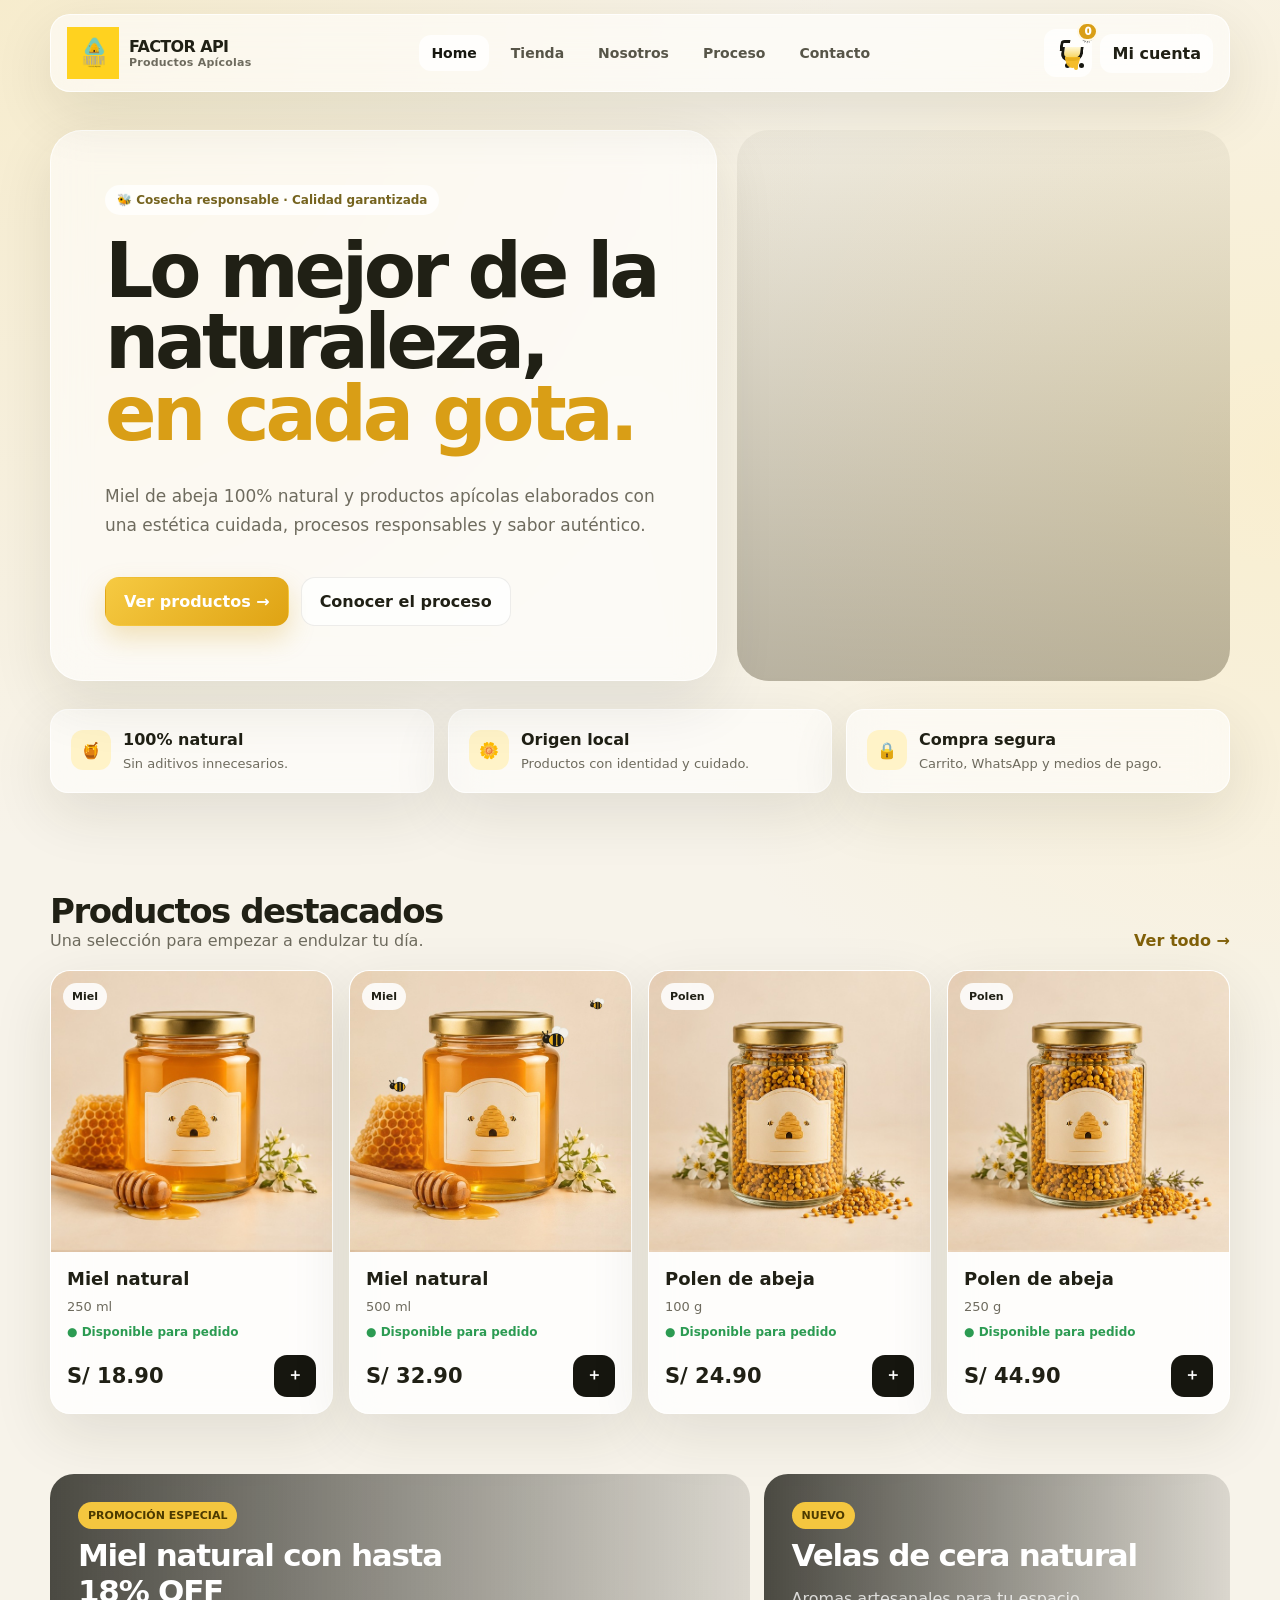
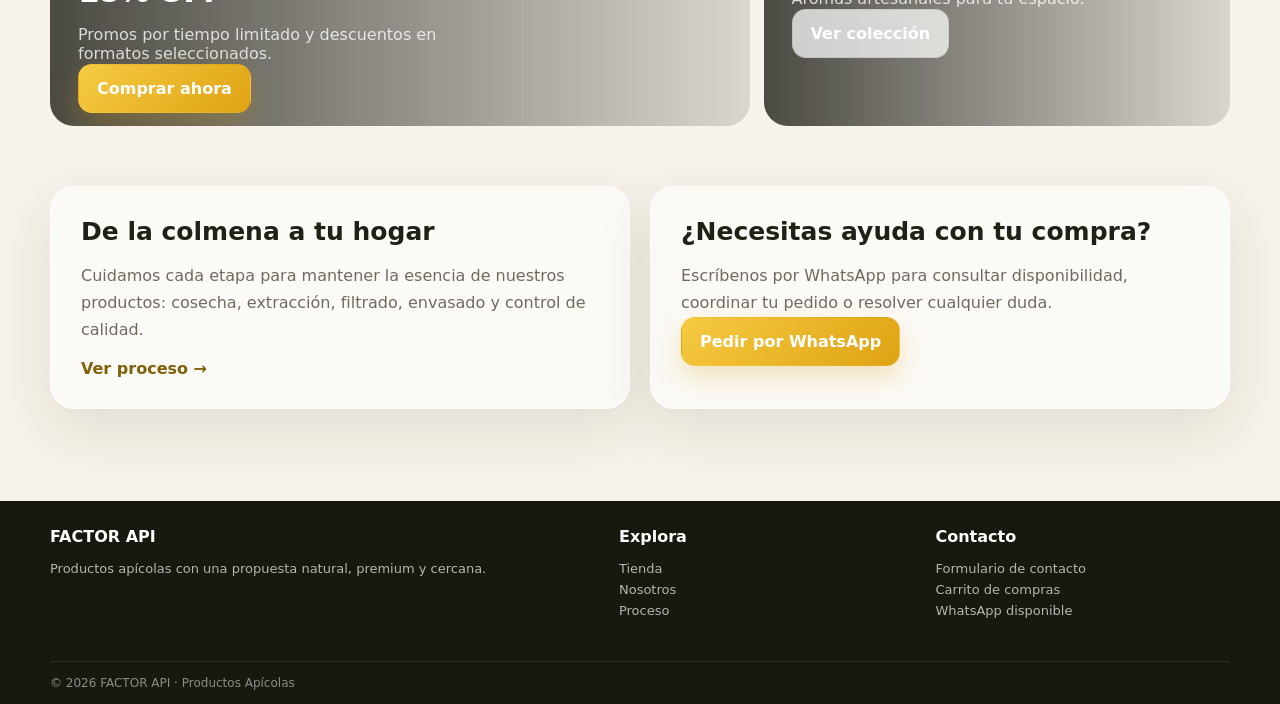
<file: index.html>
<!doctype html><html lang="es"><head><meta charset="utf-8"><meta name="viewport" content="width=device-width, initial-scale=1"><title>FACTOR API | Productos Apícolas</title><meta name="description" content="Miel natural, polen, velas de cera y propóleo. Compra online en FACTOR API."><link rel="stylesheet" href="styles.css"></head><body>
<header class="navbar glass"><a class="brand" href="index.html"><img src="./assets/logo.png" alt="FACTOR API"><span>FACTOR API<small>Productos Apícolas</small></span></a><nav class="nav-links"><a class="active" href="index.html">Home</a><a href="tienda.html">Tienda</a><a href="nosotros.html">Nosotros</a><a href="proceso.html">Proceso</a><a href="contacto.html">Contacto</a></nav><div class="nav-actions"><a class="cart-btn icon-btn" href="carrito.html" aria-label="Carrito"><span class="cart-art" aria-hidden="true"><span class="cart-basket"></span><span class="cart-wheel wheel-1"></span><span class="cart-wheel wheel-2"></span><span class="honey-drip"></span><span class="bee-mini">🐝</span></span><span class="cart-count" data-cart-count>0</span></a><a class="pill-btn" href="contacto.html">Mi cuenta</a></div></header>
<main class="container">
<section class="hero"><div class="hero-grid"><div class="hero-card glass hero-copy"><span class="eyebrow">🐝 Cosecha responsable · Calidad garantizada</span><h1>Lo mejor de la naturaleza, <em>en cada gota.</em></h1><p>Miel de abeja 100% natural y productos apícolas elaborados con una estética cuidada, procesos responsables y sabor auténtico.</p><div class="hero-actions"><a class="primary-btn" href="tienda.html">Ver productos →</a><a class="secondary-btn" href="proceso.html">Conocer el proceso</a></div></div><div class="hero-card hero-photo" style="background-image:url('https://images.unsplash.com/photo-1473973266408-ed4e27abdd47?auto=format&fit=crop&w=1400&q=85')"></div></div></section>
<div class="trust-row"><div class="trust-card glass"><div class="trust-icon">🍯</div><div><strong>100% natural</strong><span>Sin aditivos innecesarios.</span></div></div><div class="trust-card glass"><div class="trust-icon">🌼</div><div><strong>Origen local</strong><span>Productos con identidad y cuidado.</span></div></div><div class="trust-card glass"><div class="trust-icon">🔒</div><div><strong>Compra segura</strong><span>Carrito, WhatsApp y medios de pago.</span></div></div></div>
<section class="section"><div class="section-head"><div><h2>Productos destacados</h2><p>Una selección para empezar a endulzar tu día.</p></div><a class="link-arrow" href="tienda.html">Ver todo →</a></div><div id="home-products" class="product-grid"></div></section>
<section class="promo"><div class="promo-card" style="background-image:url('https://images.unsplash.com/photo-1587049352846-4a222e784d38?auto=format&fit=crop&w=1400&q=85')"><div class="promo-content"><span class="badge">PROMOCIÓN ESPECIAL</span><h3>Miel natural con hasta 18% OFF</h3><p>Promos por tiempo limitado y descuentos en formatos seleccionados.</p><a href="tienda.html" class="primary-btn">Comprar ahora</a></div></div><div class="promo-card" style="background-image:url('https://images.unsplash.com/photo-1602874801006-e26f5a9bd0d0?auto=format&fit=crop&w=1000&q=85')"><div class="promo-content"><span class="badge">NUEVO</span><h3>Velas de cera natural</h3><p>Aromas artesanales para tu espacio.</p><a href="tienda.html" class="secondary-btn">Ver colección</a></div></div></section>
<section class="section"><div class="story-grid"><div class="story-card glass"><h3>De la colmena a tu hogar</h3><p>Cuidamos cada etapa para mantener la esencia de nuestros productos: cosecha, extracción, filtrado, envasado y control de calidad.</p><a class="link-arrow" href="proceso.html">Ver proceso →</a></div><div class="story-card glass"><h3>¿Necesitas ayuda con tu compra?</h3><p>Escríbenos por WhatsApp para consultar disponibilidad, coordinar tu pedido o resolver cualquier duda.</p><a class="primary-btn" href="https://wa.me/51941983088?text=Hola%20FACTOR%20API,%20quiero%20hacer%20una%20consulta" target="_blank">Pedir por WhatsApp</a></div></div></section>
</main>
<footer class="footer"><div class="container footer-inner"><div><h4>FACTOR API</h4><p>Productos apícolas con una propuesta natural, premium y cercana.</p></div><div><h4>Explora</h4><p><a href="tienda.html">Tienda</a><br><a href="nosotros.html">Nosotros</a><br><a href="proceso.html">Proceso</a></p></div><div><h4>Contacto</h4><p><a href="contacto.html">Formulario de contacto</a><br><a href="carrito.html">Carrito de compras</a><br>WhatsApp disponible</p></div></div><div class="container footer-bottom">© <span id="year"></span> FACTOR API · Productos Apícolas</div></footer>
<div id="toast" class="toast"></div><div id="celebrate" class="celebrate"><div class="celebrate-card"><div class="bee-float">🐝</div><h2>¡Pedido listo!</h2><p>Te llevamos a WhatsApp para confirmar tu compra.</p></div></div>
<script src="app.js"></script><script>document.addEventListener('DOMContentLoaded',()=>{const el=document.querySelector('#home-products');if(el)el.innerHTML=PRODUCTS.slice(0,4).map(productCard).join('')})</script></body></html>
</file>
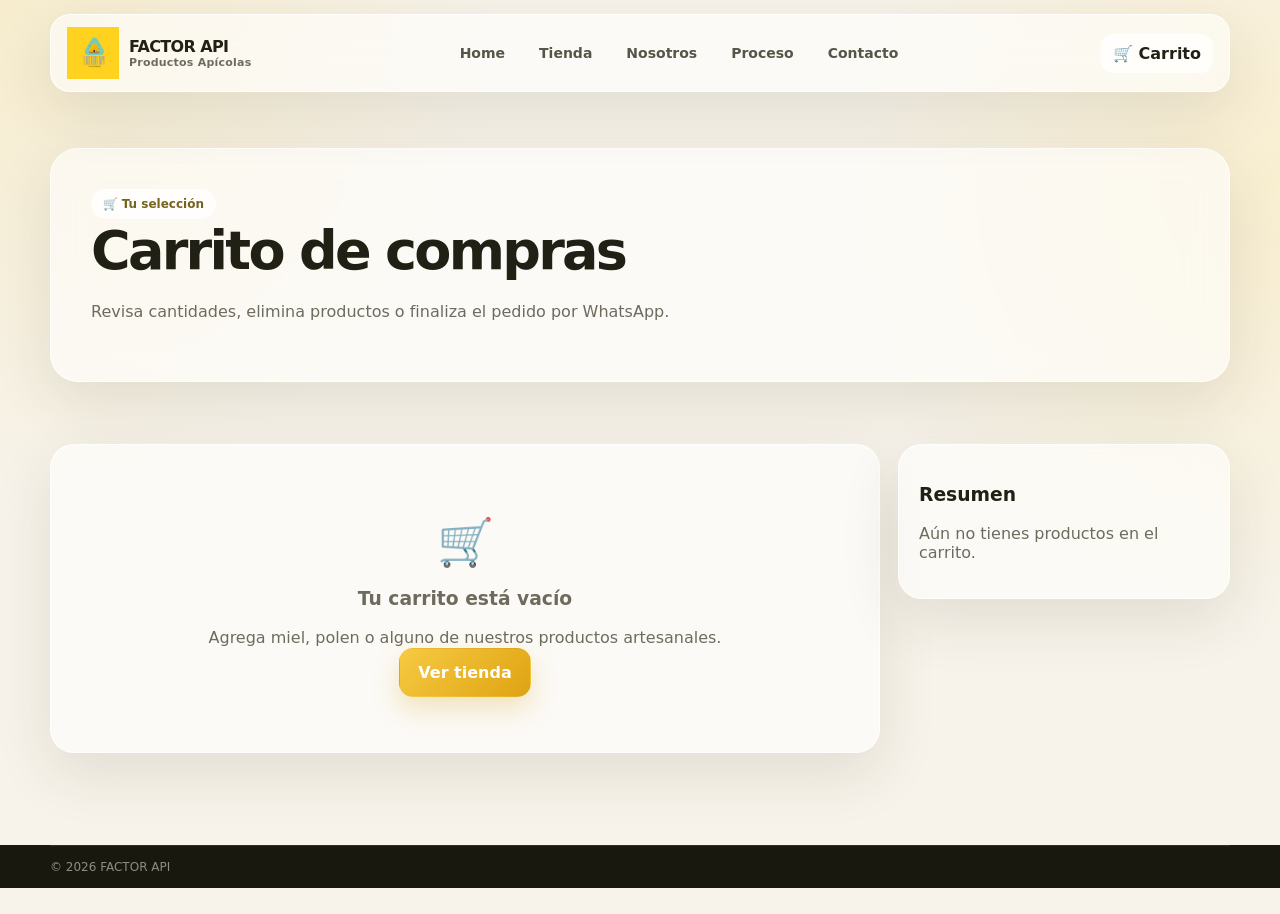
<file: carrito.html>
<!doctype html><html lang="es"><head><meta charset="utf-8"><meta name="viewport" content="width=device-width, initial-scale=1"><title>Carrito | FACTOR API</title><link rel="stylesheet" href="styles.css"></head><body>
<header class="navbar glass"><a class="brand" href="index.html"><img src="./assets/logo.png" alt="FACTOR API"><span>FACTOR API<small>Productos Apícolas</small></span></a><nav class="nav-links"><a href="index.html">Home</a><a href="tienda.html">Tienda</a><a href="nosotros.html">Nosotros</a><a href="proceso.html">Proceso</a><a href="contacto.html">Contacto</a></nav><div class="nav-actions"><span class="pill-btn">🛒 Carrito</span></div></header>
<main class="container"><section class="page-hero"><div class="glass"><span class="eyebrow">🛒 Tu selección</span><h1>Carrito de compras</h1><p>Revisa cantidades, elimina productos o finaliza el pedido por WhatsApp.</p></div></section><section class="section"><div class="cart-layout"><div id="cart-list" class="cart-list glass"></div><aside id="cart-summary" class="summary glass"></aside></div></section></main>
<footer class="footer"><div class="container footer-bottom">© <span id="year"></span> FACTOR API</div></footer><div id="toast" class="toast"></div><div id="celebrate" class="celebrate"><div class="celebrate-card"><div class="bee-float">🐝</div><h2>¡Pedido completado!</h2><p>Tu selección está lista. Abriendo WhatsApp...</p></div></div><script src="app.js"></script></body></html>
</file>
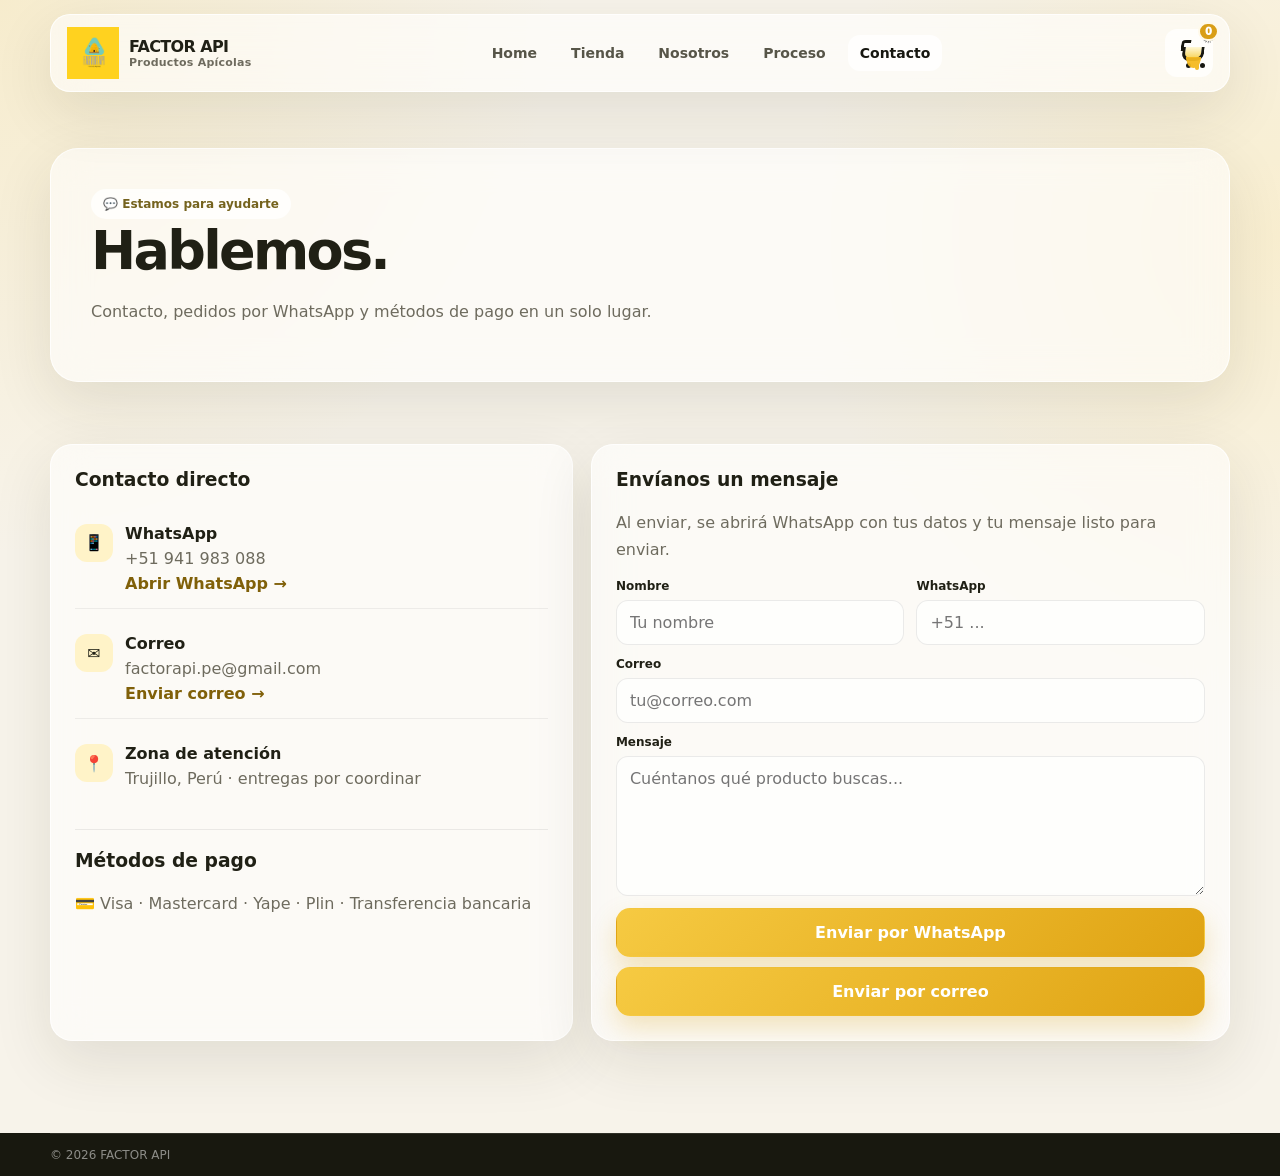
<file: contacto.html>
<!doctype html><html lang="es"><head><meta charset="utf-8"><meta name="viewport" content="width=device-width, initial-scale=1"><title>Contacto | FACTOR API</title><link rel="stylesheet" href="styles.css"></head><body>
<header class="navbar glass"><a class="brand" href="index.html"><img src="./assets/logo.png" alt="FACTOR API"><span>FACTOR API<small>Productos Apícolas</small></span></a><nav class="nav-links"><a href="index.html">Home</a><a href="tienda.html">Tienda</a><a href="nosotros.html">Nosotros</a><a href="proceso.html">Proceso</a><a class="active" href="contacto.html">Contacto</a></nav><div class="nav-actions"><a class="cart-btn icon-btn" href="carrito.html" aria-label="Carrito"><span class="cart-art" aria-hidden="true"><span class="cart-basket"></span><span class="cart-wheel wheel-1"></span><span class="cart-wheel wheel-2"></span><span class="honey-drip"></span><span class="bee-mini">🐝</span></span><span class="cart-count" data-cart-count>0</span></a></div></header>
<main class="container"><section class="page-hero"><div class="glass"><span class="eyebrow">💬 Estamos para ayudarte</span><h1>Hablemos.</h1><p>Contacto, pedidos por WhatsApp y métodos de pago en un solo lugar.</p></div></section>
<section class="section"><div class="contact-grid"><div class="info-card glass"><h3>Contacto directo</h3><div class="contact-list"><div class="contact-item"><div class="contact-icon">📱</div><div><strong>WhatsApp</strong><p style="margin:2px 0">+51 941 983 088</p><a class="link-arrow" target="_blank" href="https://wa.me/51941983088?text=Hola%20FACTOR%20API,%20quiero%20hacer%20una%20consulta">Abrir WhatsApp →</a></div></div><div class="contact-item"><div class="contact-icon">✉️</div><div><strong>Correo</strong><p style="margin:2px 0">factorapi.pe@gmail.com</p><a class="link-arrow" href="mailto:factorapi.pe@gmail.com?subject=Consulta%20FACTOR%20API">Enviar correo →</a></div></div><div class="contact-item"><div class="contact-icon">📍</div><div><strong>Zona de atención</strong><p style="margin:2px 0">Trujillo, Perú · entregas por coordinar</p></div></div></div><hr style="border:0;border-top:1px solid rgba(0,0,0,.07);margin:20px 0"><h3>Métodos de pago</h3><p>💳 Visa · Mastercard · Yape · Plin · Transferencia bancaria</p></div>
<form class="info-card glass" onsubmit="return sendContactMessage(event, this)"><h3>Envíanos un mensaje</h3><p>Al enviar, se abrirá WhatsApp con tus datos y tu mensaje listo para enviar.</p><div class="form-grid"><div class="form-field"><label for="contact-name">Nombre</label><input id="contact-name" name="nombre" required placeholder="Tu nombre"></div><div class="form-field"><label for="contact-phone">WhatsApp</label><input id="contact-phone" name="whatsapp" required placeholder="+51 ..."></div><div class="form-field full"><label for="contact-email">Correo</label><input id="contact-email" name="correo" type="email" required placeholder="tu@correo.com"></div><div class="form-field full"><label for="contact-message">Mensaje</label><textarea id="contact-message" name="mensaje" required placeholder="Cuéntanos qué producto buscas..."></textarea></div><div class="form-field full" style="display:flex;gap:10px;flex-wrap:wrap"><button class="primary-btn" type="submit">Enviar por WhatsApp</button><button class="primary-btn" type="button" onclick="sendContactEmail(this.form)">Enviar por correo</button></div></div></form></div></section></main>
<footer class="footer"><div class="container footer-bottom">© <span id="year"></span> FACTOR API</div></footer><div id="toast" class="toast"></div><script src="app.js"></script></body></html>
</file>
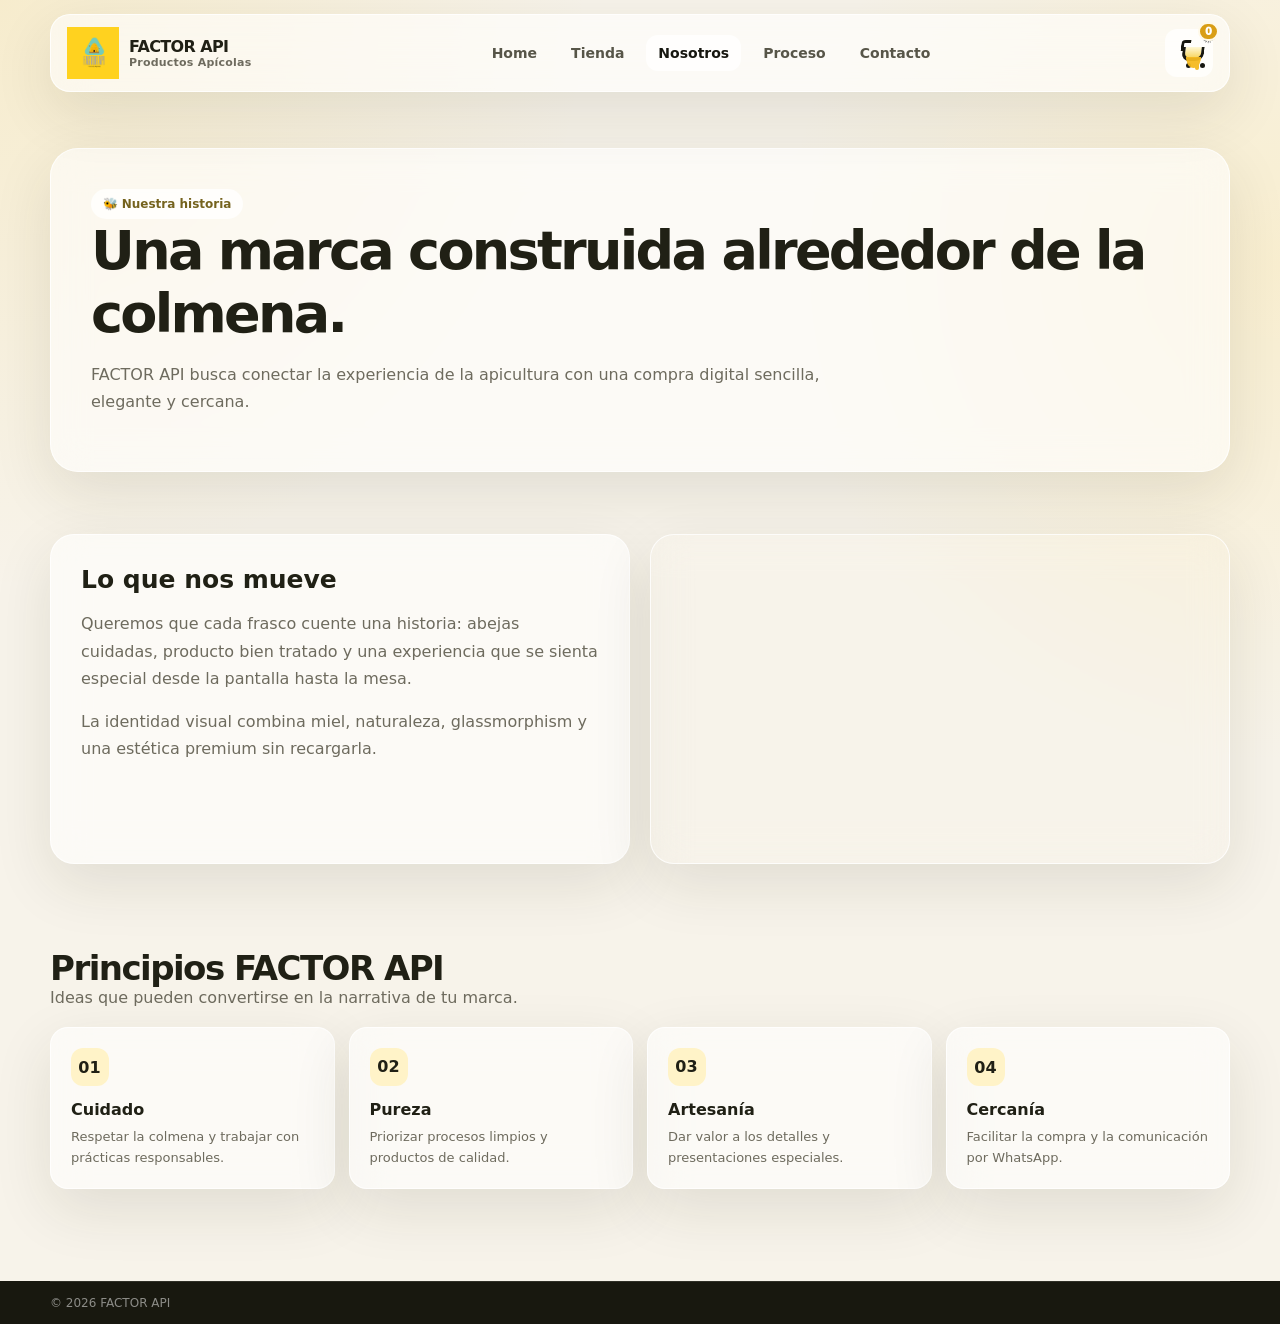
<file: nosotros.html>
<!doctype html><html lang="es"><head><meta charset="utf-8"><meta name="viewport" content="width=device-width, initial-scale=1"><title>Nosotros | FACTOR API</title><link rel="stylesheet" href="styles.css"></head><body>
<header class="navbar glass"><a class="brand" href="index.html"><img src="./assets/logo.png" alt="FACTOR API"><span>FACTOR API<small>Productos Apícolas</small></span></a><nav class="nav-links"><a href="index.html">Home</a><a href="tienda.html">Tienda</a><a class="active" href="nosotros.html">Nosotros</a><a href="proceso.html">Proceso</a><a href="contacto.html">Contacto</a></nav><div class="nav-actions"><a class="cart-btn icon-btn" href="carrito.html" aria-label="Carrito"><span class="cart-art" aria-hidden="true"><span class="cart-basket"></span><span class="cart-wheel wheel-1"></span><span class="cart-wheel wheel-2"></span><span class="honey-drip"></span><span class="bee-mini">🐝</span></span><span class="cart-count" data-cart-count>0</span></a></div></header>
<main class="container"><section class="page-hero"><div class="glass"><span class="eyebrow">🐝 Nuestra historia</span><h1>Una marca construida alrededor de la colmena.</h1><p>FACTOR API busca conectar la experiencia de la apicultura con una compra digital sencilla, elegante y cercana.</p></div></section>
<section class="section"><div class="story-grid"><div class="story-card glass"><h3>Lo que nos mueve</h3><p>Queremos que cada frasco cuente una historia: abejas cuidadas, producto bien tratado y una experiencia que se sienta especial desde la pantalla hasta la mesa.</p><p>La identidad visual combina miel, naturaleza, glassmorphism y una estética premium sin recargarla.</p></div><div class="story-card glass" style="background:url('https://images.unsplash.com/photo-1471943311424-646960669fbc?auto=format&fit=crop&w=1200&q=85') center/cover;min-height:330px"></div></div></section>
<section class="section"><div class="section-head"><div><h2>Principios FACTOR API</h2><p>Ideas que pueden convertirse en la narrativa de tu marca.</p></div></div><div class="process"><div class="step glass"><div class="step-num">01</div><h4>Cuidado</h4><p>Respetar la colmena y trabajar con prácticas responsables.</p></div><div class="step glass"><div class="step-num">02</div><h4>Pureza</h4><p>Priorizar procesos limpios y productos de calidad.</p></div><div class="step glass"><div class="step-num">03</div><h4>Artesanía</h4><p>Dar valor a los detalles y presentaciones especiales.</p></div><div class="step glass"><div class="step-num">04</div><h4>Cercanía</h4><p>Facilitar la compra y la comunicación por WhatsApp.</p></div></div></section></main>
<footer class="footer"><div class="container footer-bottom">© <span id="year"></span> FACTOR API</div></footer><script src="app.js"></script></body></html>
</file>
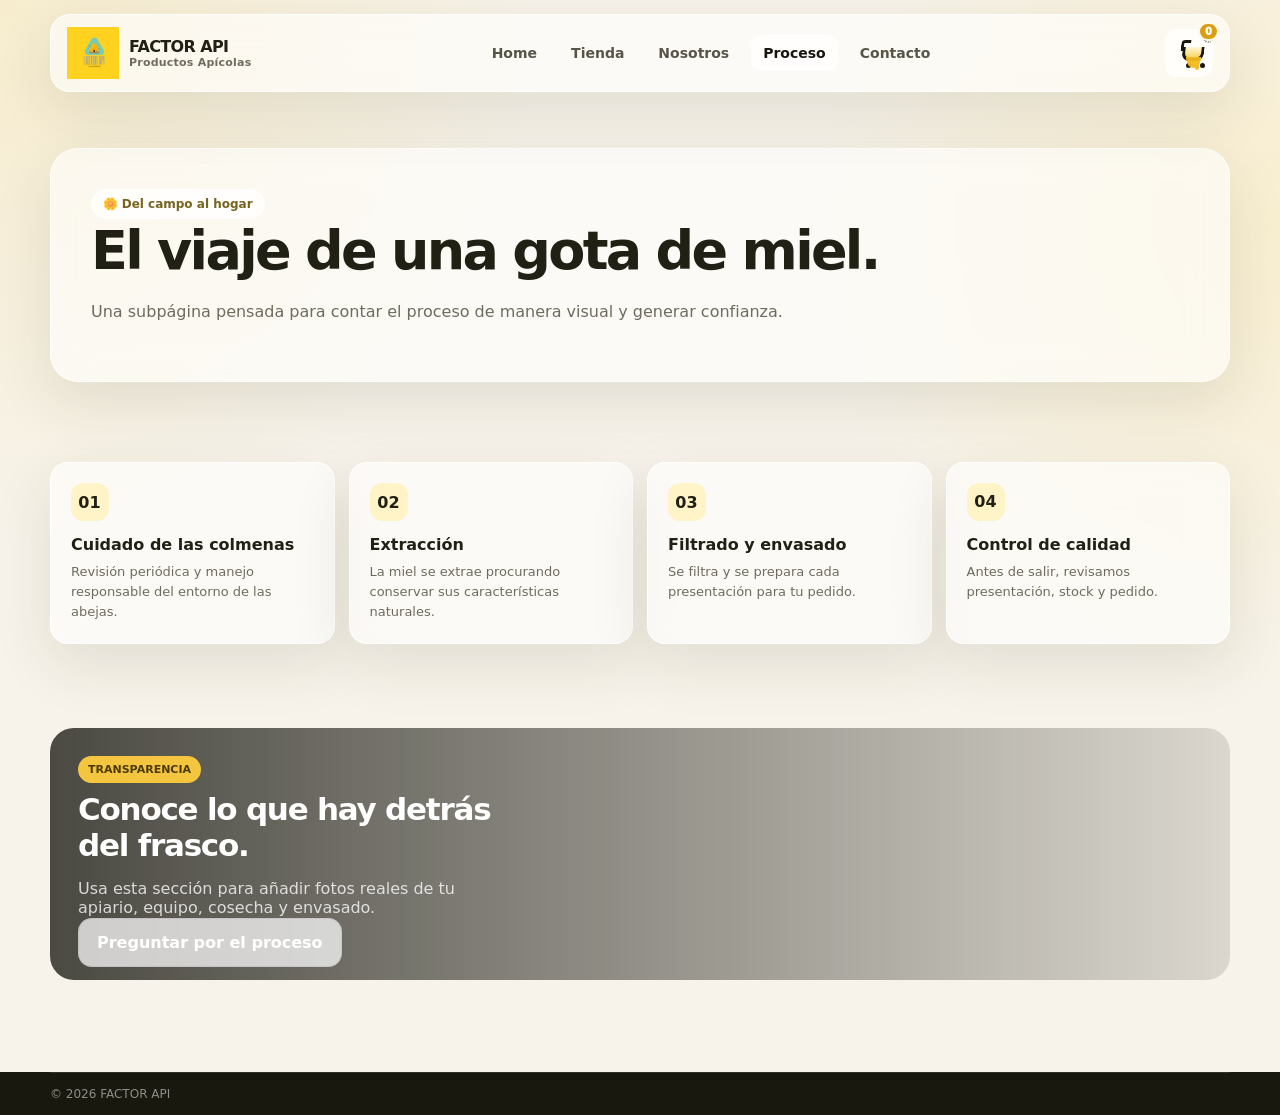
<file: proceso.html>
<!doctype html><html lang="es"><head><meta charset="utf-8"><meta name="viewport" content="width=device-width, initial-scale=1"><title>Proceso | FACTOR API</title><link rel="stylesheet" href="styles.css"></head><body>
<header class="navbar glass"><a class="brand" href="index.html"><img src="./assets/logo.png" alt="FACTOR API"><span>FACTOR API<small>Productos Apícolas</small></span></a><nav class="nav-links"><a href="index.html">Home</a><a href="tienda.html">Tienda</a><a href="nosotros.html">Nosotros</a><a class="active" href="proceso.html">Proceso</a><a href="contacto.html">Contacto</a></nav><div class="nav-actions"><a class="cart-btn icon-btn" href="carrito.html" aria-label="Carrito"><span class="cart-art" aria-hidden="true"><span class="cart-basket"></span><span class="cart-wheel wheel-1"></span><span class="cart-wheel wheel-2"></span><span class="honey-drip"></span><span class="bee-mini">🐝</span></span><span class="cart-count" data-cart-count>0</span></a></div></header>
<main class="container"><section class="page-hero"><div class="glass"><span class="eyebrow">🌼 Del campo al hogar</span><h1>El viaje de una gota de miel.</h1><p>Una subpágina pensada para contar el proceso de manera visual y generar confianza.</p></div></section>
<section class="section"><div class="process"><div class="step glass"><div class="step-num">01</div><h4>Cuidado de las colmenas</h4><p>Revisión periódica y manejo responsable del entorno de las abejas.</p></div><div class="step glass"><div class="step-num">02</div><h4>Extracción</h4><p>La miel se extrae procurando conservar sus características naturales.</p></div><div class="step glass"><div class="step-num">03</div><h4>Filtrado y envasado</h4><p>Se filtra y se prepara cada presentación para tu pedido.</p></div><div class="step glass"><div class="step-num">04</div><h4>Control de calidad</h4><p>Antes de salir, revisamos presentación, stock y pedido.</p></div></div></section>
<section class="section"><div class="promo-card" style="background-image:url('https://images.unsplash.com/photo-1498557850523-fd3d118b962e?auto=format&fit=crop&w=1400&q=85')"><div class="promo-content"><span class="badge">TRANSPARENCIA</span><h3>Conoce lo que hay detrás del frasco.</h3><p>Usa esta sección para añadir fotos reales de tu apiario, equipo, cosecha y envasado.</p><a href="contacto.html" class="secondary-btn">Preguntar por el proceso</a></div></div></section></main>
<footer class="footer"><div class="container footer-bottom">© <span id="year"></span> FACTOR API</div></footer><script src="app.js"></script></body></html>
</file>
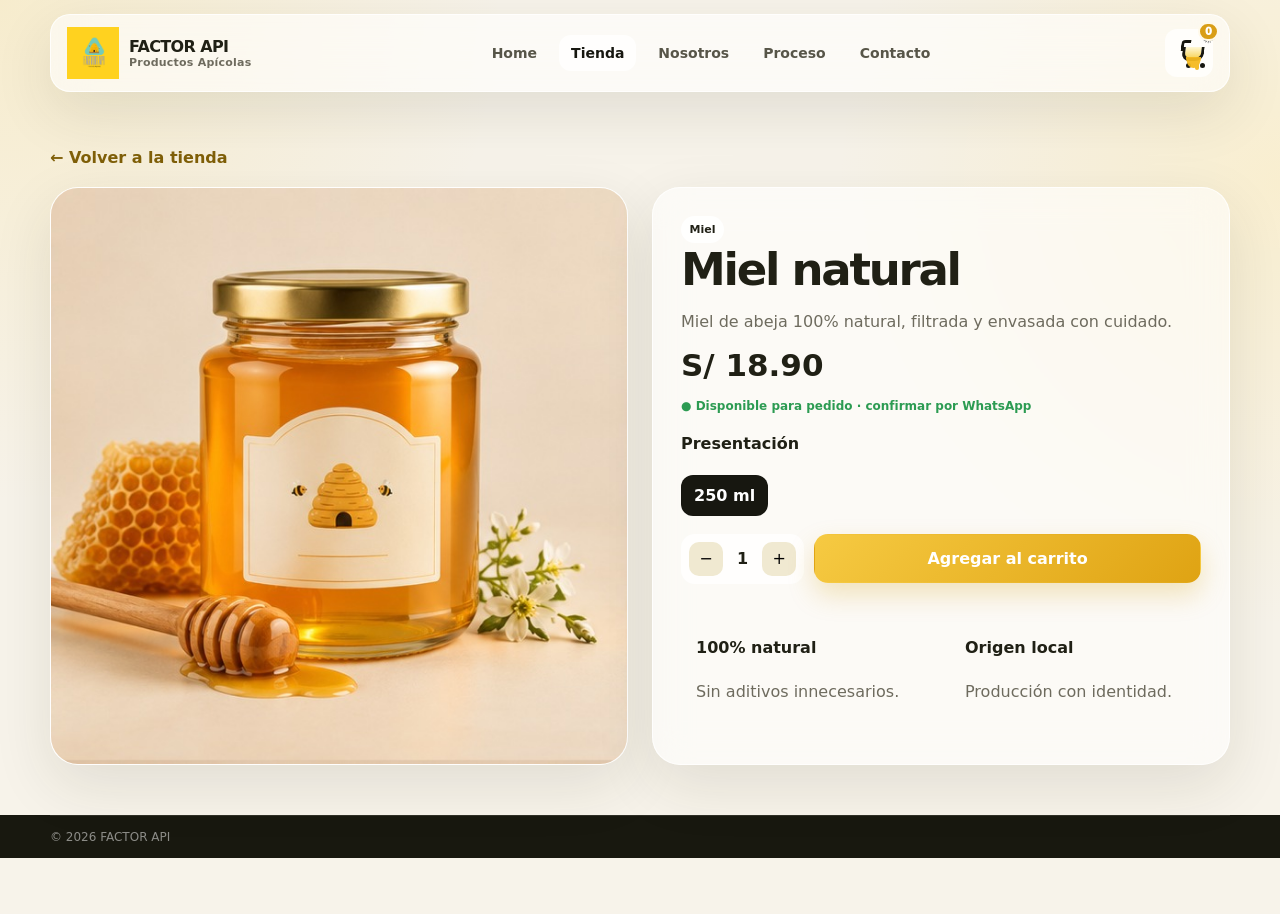
<file: producto.html>
<!doctype html><html lang="es"><head><meta charset="utf-8"><meta name="viewport" content="width=device-width, initial-scale=1"><title>Producto | FACTOR API</title><link rel="stylesheet" href="styles.css"></head><body>
<header class="navbar glass"><a class="brand" href="index.html"><img src="./assets/logo.png" alt="FACTOR API"><span>FACTOR API<small>Productos Apícolas</small></span></a><nav class="nav-links"><a href="index.html">Home</a><a class="active" href="tienda.html">Tienda</a><a href="nosotros.html">Nosotros</a><a href="proceso.html">Proceso</a><a href="contacto.html">Contacto</a></nav><div class="nav-actions"><a class="cart-btn icon-btn" href="carrito.html" aria-label="Carrito"><span class="cart-art" aria-hidden="true"><span class="cart-basket"></span><span class="cart-wheel wheel-1"></span><span class="cart-wheel wheel-2"></span><span class="honey-drip"></span><span class="bee-mini">🐝</span></span><span class="cart-count" data-cart-count>0</span></a></div></header>
<main class="container"><section class="page-hero"><div><a class="link-arrow" href="tienda.html">← Volver a la tienda</a></div></section><section id="product-detail" class="detail-layout"></section></main><footer class="footer"><div class="container footer-bottom">© <span id="year"></span> FACTOR API</div></footer><div id="toast" class="toast"></div><script src="app.js"></script></body></html>
</file>
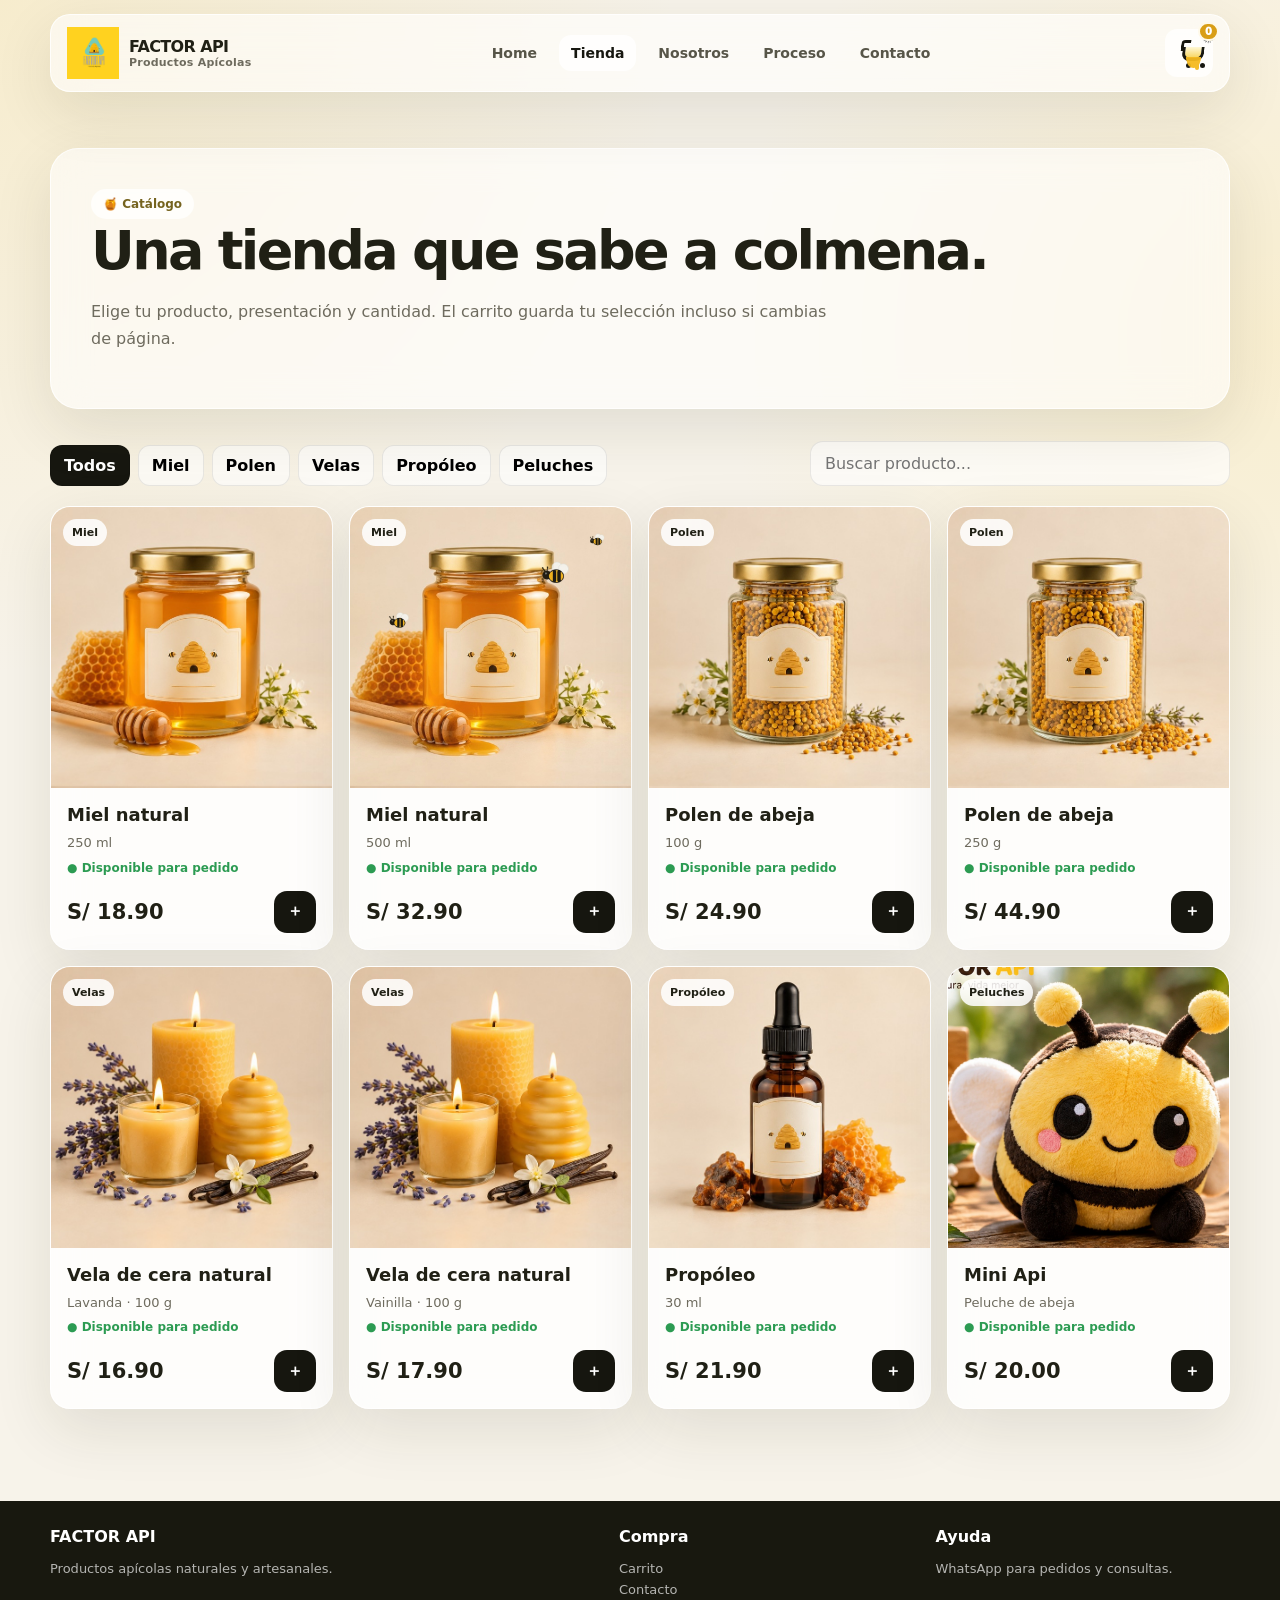
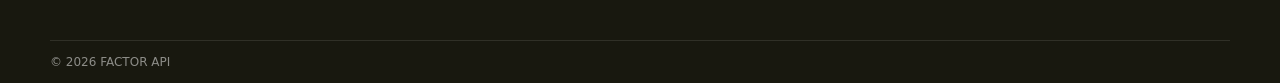
<file: tienda.html>
<!doctype html><html lang="es"><head><meta charset="utf-8"><meta name="viewport" content="width=device-width, initial-scale=1"><title>Tienda | FACTOR API</title><link rel="stylesheet" href="styles.css"></head><body>
<header class="navbar glass"><a class="brand" href="index.html"><img src="./assets/logo.png" alt="FACTOR API"><span>FACTOR API<small>Productos Apícolas</small></span></a><nav class="nav-links"><a href="index.html">Home</a><a class="active" href="tienda.html">Tienda</a><a href="nosotros.html">Nosotros</a><a href="proceso.html">Proceso</a><a href="contacto.html">Contacto</a></nav><div class="nav-actions"><a class="cart-btn icon-btn" href="carrito.html" aria-label="Carrito"><span class="cart-art" aria-hidden="true"><span class="cart-basket"></span><span class="cart-wheel wheel-1"></span><span class="cart-wheel wheel-2"></span><span class="honey-drip"></span><span class="bee-mini">🐝</span></span><span class="cart-count" data-cart-count>0</span></a></div></header>
<main class="container"><section class="page-hero"><div class="glass"><span class="eyebrow">🍯 Catálogo</span><h1>Una tienda que sabe a colmena.</h1><p>Elige tu producto, presentación y cantidad. El carrito guarda tu selección incluso si cambias de página.</p></div></section>
<section class="section" style="padding-top:12px"><div class="section-head"><div class="filters"><button class="filter-btn active" data-filter="Todos">Todos</button><button class="filter-btn" data-filter="Miel">Miel</button><button class="filter-btn" data-filter="Polen">Polen</button><button class="filter-btn" data-filter="Velas">Velas</button><button class="filter-btn" data-filter="Propóleo">Propóleo</button><button class="filter-btn" data-filter="Peluches">Peluches</button></div><input id="search" class="search-bar" placeholder="Buscar producto..." aria-label="Buscar producto"></div><div id="product-grid" class="product-grid"></div></section></main>
<footer class="footer"><div class="container footer-inner"><div><h4>FACTOR API</h4><p>Productos apícolas naturales y artesanales.</p></div><div><h4>Compra</h4><p><a href="carrito.html">Carrito</a><br><a href="contacto.html">Contacto</a></p></div><div><h4>Ayuda</h4><p>WhatsApp para pedidos y consultas.</p></div></div><div class="container footer-bottom">© <span id="year"></span> FACTOR API</div></footer><div id="toast" class="toast"></div><script src="app.js"></script></body></html>
</file>
<file: styles.css>
:root {
  --bg: #f7f3ea;
  --surface: rgba(255, 255, 255, 0.58);
  --surface-strong: rgba(255, 255, 255, 0.82);
  --border: rgba(255, 255, 255, 0.78);
  --text: #202015;
  --muted: #6e6b5e;
  --gold: #d99e16;
  --gold-2: #f4c84b;
  --cream: #fff9e8;
  --dark: #171710;
  --success: #2c9b52;
  --shadow: 0 20px 60px rgba(48, 41, 16, 0.11);
  --radius: 24px;
}

* { box-sizing: border-box; }
html { scroll-behavior: smooth; }
body {
  margin: 0;
  font-family: Inter, ui-sans-serif, system-ui, -apple-system, BlinkMacSystemFont, "Segoe UI", sans-serif;
  color: var(--text);
  background:
    radial-gradient(circle at top left, rgba(245, 204, 74, 0.18), transparent 32%),
    radial-gradient(circle at 100% 20%, rgba(255, 221, 115, 0.22), transparent 30%),
    var(--bg);
  min-height: 100vh;
}

a { color: inherit; text-decoration: none; }
img { max-width: 100%; display: block; }
button, input, select, textarea { font: inherit; }
button { cursor: pointer; }
.container { width: min(1180px, calc(100% - 32px)); margin: 0 auto; }

.glass {
  background: var(--surface);
  border: 1px solid var(--border);
  backdrop-filter: blur(18px);
  -webkit-backdrop-filter: blur(18px);
  box-shadow: var(--shadow);
}

.navbar {
  position: sticky; top: 0; z-index: 50;
  margin: 14px auto 0;
  width: min(1180px, calc(100% - 32px));
  border-radius: 20px;
  padding: 12px 16px;
  display: flex; align-items: center; gap: 16px;
}
.brand { display:flex; align-items:center; gap:10px; min-width: 190px; }
.brand img { width: 52px; height: 52px; object-fit: contain; }
.brand span { font-weight: 800; letter-spacing: -0.04em; }
.brand small { display:block; color:var(--muted); font-weight:600; font-size:11px; letter-spacing:.02em; }
.nav-links { display:flex; justify-content:center; align-items:center; gap: 10px; flex:1; }
.nav-links a { padding: 10px 12px; border-radius: 12px; color: #575548; font-size: 14px; font-weight: 700; }
.nav-links a:hover, .nav-links a.active { background: rgba(255,255,255,.78); color: var(--dark); }
.nav-actions { display:flex; align-items:center; gap:8px; }
.icon-btn, .pill-btn { border:0; background:rgba(255,255,255,.74); padding:10px 12px; border-radius:12px; font-weight:800; }

.cart-btn { position:relative; width:48px; height:48px; display:grid; place-items:center; overflow:visible; }
.cart-art { position:relative; width:32px; height:30px; display:block; }
.cart-basket { position:absolute; left:5px; top:8px; width:22px; height:14px; border:3px solid #171710; border-top:0; border-radius:0 0 8px 8px; transform:skewX(-7deg); background:linear-gradient(180deg,#fff8d6 0%,#f7d45c 100%); }
.cart-basket::before { content:""; position:absolute; left:-5px; top:-7px; width:7px; height:8px; border-left:3px solid #171710; border-top:3px solid #171710; border-radius:4px 0 0 0; }
.cart-wheel { position:absolute; bottom:1px; width:5px; height:5px; border-radius:50%; background:#171710; }
.wheel-1 { left:9px; } .wheel-2 { left:23px; }
.honey-drip { position:absolute; left:9px; top:18px; width:15px; height:9px; background:#f4b91e; border-radius:0 0 9px 9px; box-shadow:0 3px 0 -1px #f4b91e; opacity:.95; }
.honey-drip::after { content:""; position:absolute; right:2px; top:4px; width:4px; height:9px; border-radius:0 0 5px 5px; background:#f4b91e; }
.bee-mini { position:absolute; right:-8px; top:-12px; font-size:14px; transform:rotate(-12deg); }
.cart-count { position:absolute; top:0; right:-2px; min-width:18px; height:18px; padding:0 4px; display:grid; place-items:center; border-radius:999px; background:#f4c63f; color:#4c3a00; font-size:10px; font-weight:1000; border:2px solid #fff9e8; z-index:3; }
.cart-added .cart-art { animation:cartHoney 850ms cubic-bezier(.2,.8,.2,1); }
.cart-added .honey-drip { animation:drip 850ms ease-out; }
.cart-added .bee-mini { animation:beeBuzz 850ms ease-out; }
@keyframes cartHoney { 0% { transform:scale(1) rotate(0); } 25% { transform:scale(1.18) rotate(-5deg); } 55% { transform:translateY(-3px) scale(1.08) rotate(4deg); } 100% { transform:scale(1) rotate(0); } }
@keyframes drip { 0% { transform:scaleY(.5); opacity:.3; } 35% { transform:scaleY(1.2); opacity:1; } 70% { transform:translateY(5px) scaleY(.8); opacity:.85; } 100% { transform:translateY(0) scaleY(1); opacity:.95; } }
@keyframes beeBuzz { 0%,100% { transform:translate(0,0) rotate(-12deg); } 25% { transform:translate(5px,-5px) rotate(8deg); } 50% { transform:translate(-3px,-8px) rotate(-4deg); } 75% { transform:translate(6px,-2px) rotate(10deg); } }

.cart-count { position:absolute; top:-7px; right:-6px; min-width:19px; height:19px; padding:0 5px; border-radius:999px; display:grid; place-items:center; background:var(--gold); color:#fff; font-size:10px; }

.hero { padding: 38px 0 10px; }
.hero-grid { display:grid; grid-template-columns: 1.15fr .85fr; gap:20px; align-items:stretch; }
.hero-card { overflow:hidden; min-height: 480px; border-radius: 32px; position:relative; }
.hero-copy { padding: 54px; display:flex; flex-direction:column; justify-content:center; position:relative; z-index:2; }
.eyebrow { display:inline-flex; width:max-content; gap:8px; align-items:center; padding:8px 12px; background:rgba(255,255,255,.76); border-radius:999px; font-weight:800; font-size:12px; color:#75631e; }
.hero h1 { font-size: clamp(42px, 6vw, 76px); line-height:.94; margin: 20px 0 16px; letter-spacing:-0.055em; }
.hero h1 em { color: var(--gold); font-style:normal; }
.hero p { max-width: 620px; color: var(--muted); font-size:17px; line-height:1.7; }
.hero-actions { display:flex; flex-wrap:wrap; gap:12px; margin-top:20px; }
.primary-btn, .secondary-btn { padding:14px 18px; border-radius:14px; border:1px solid transparent; font-weight:900; }
.primary-btn { background:linear-gradient(135deg,#f6ca42,#dfa313); color:#fff; box-shadow: 0 12px 26px rgba(211,155,14,.25); }
.secondary-btn { background:rgba(255,255,255,.72); border-color:rgba(33,32,18,.08); }
.hero-photo { min-height: 480px; background-size:cover; background-position:center; position:relative; }
.hero-photo::after { content:""; position:absolute; inset:0; background:linear-gradient(180deg, rgba(30,30,10,.04), rgba(40,30,0,.3)); }

.trust-row { display:grid; grid-template-columns: repeat(3, 1fr); gap:14px; margin:18px 0 56px; }
.trust-card { padding:20px; border-radius:18px; display:flex; gap:12px; align-items:flex-start; }
.trust-icon { width:40px; height:40px; border-radius:12px; display:grid; place-items:center; background:#fff3c8; color:#8b6503; }
.trust-card strong { display:block; margin-bottom:4px; }
.trust-card span { color:var(--muted); font-size:13px; }

.section { padding: 42px 0; }
.section-head { display:flex; justify-content:space-between; align-items:end; gap:20px; margin-bottom:20px; }
.section-head h2 { margin:0; font-size:34px; letter-spacing:-.045em; }
.section-head p { margin:0; color:var(--muted); }
.link-arrow { font-weight:900; color:#806009; }

.product-grid { display:grid; grid-template-columns:repeat(4, 1fr); gap:16px; }
.product-card { border-radius:20px; overflow:hidden; display:flex; flex-direction:column; background:var(--surface-strong); }
.product-image { aspect-ratio:1/1; position:relative; overflow:hidden; background:#efe2b7; }
.product-image img { width:100%; height:100%; object-fit:cover; transition:transform .4s ease; }
.product-card:hover .product-image img { transform:scale(1.04); }
.tag { position:absolute; top:12px; left:12px; padding:7px 9px; border-radius:999px; background:rgba(255,255,255,.86); font-size:11px; font-weight:900; }
.stock { font-size:12px; font-weight:800; }
.stock.ok { color:var(--success); }
.stock.low { color:#a66e10; }
.product-body { padding:16px; display:flex; flex-direction:column; gap:8px; flex:1; }
.product-body h3 { margin:0; font-size:18px; }
.product-body p { margin:0; color:var(--muted); font-size:13px; line-height:1.5; }
.price-row { display:flex; align-items:center; justify-content:space-between; gap:10px; margin-top:auto; padding-top:8px; }
.price { font-size:21px; font-weight:900; }
.product-bottom { display:flex; align-items:center; justify-content:space-between; gap:10px; }
.add-btn { border:0; width:42px; height:42px; border-radius:13px; background:#16160f; color:#fff; font-weight:900; }

.promo { display:grid; grid-template-columns: 1.2fr .8fr; gap:14px; margin:18px 0; }
.promo-card { border-radius:24px; min-height:220px; padding:28px; position:relative; overflow:hidden; background-size:cover; background-position:center; }
.promo-card::after { content:""; position:absolute; inset:0; background:linear-gradient(90deg, rgba(14,14,7,.74), rgba(14,14,7,.12)); }
.promo-content { position:relative; z-index:1; max-width:430px; color:#fff; }
.promo-content h3 { font-size:31px; margin:8px 0; letter-spacing:-.04em; }
.promo-content p { color:rgba(255,255,255,.78); }
.badge { display:inline-block; padding:7px 10px; border-radius:999px; background:#f4c63f; color:#4c3a00; font-size:11px; font-weight:900; }

.story-grid { display:grid; grid-template-columns:1fr 1fr; gap:20px; }
.story-card { border-radius:24px; padding:30px; }
.story-card h3 { font-size:25px; margin:0 0 12px; }
.story-card p { color:var(--muted); line-height:1.7; }
.process { display:grid; grid-template-columns:repeat(4,1fr); gap:14px; margin-top:18px; }
.step { border-radius:18px; padding:20px; }
.step-num { width:38px; height:38px; display:grid; place-items:center; border-radius:12px; background:#fff3c8; font-weight:900; margin-bottom:14px; }
.step h4 { margin:0 0 8px; }
.step p { margin:0; color:var(--muted); font-size:13px; line-height:1.55; }

.page-hero { padding:56px 0 20px; }
.page-hero .glass { padding:40px; border-radius:28px; }
.page-hero h1 { font-size:54px; letter-spacing:-.05em; margin:0 0 12px; }
.page-hero p { color:var(--muted); max-width:760px; line-height:1.7; }

.detail-layout { display:grid; grid-template-columns:1fr 1fr; gap:24px; align-items:start; }
.detail-image { border-radius:28px; overflow:hidden; aspect-ratio:1 / 1; }
.detail-image img { width:100%; height:100%; object-fit:cover; }
.detail-panel { padding:28px; border-radius:28px; }
.detail-panel h1 { font-size:45px; letter-spacing:-.05em; margin:0 0 10px; }
.detail-price { font-size:31px; font-weight:900; margin:16px 0; }
.options { display:flex; flex-wrap:wrap; gap:8px; margin:14px 0; }
.option { padding:10px 12px; border-radius:12px; border:1px solid rgba(0,0,0,.08); background:rgba(255,255,255,.65); font-weight:800; }
.option.active { background:#171710; color:#fff; }
.qty-row { display:flex; align-items:center; gap:10px; margin:18px 0; }
.qty { display:inline-flex; align-items:center; gap:14px; padding:8px; border-radius:14px; background:rgba(255,255,255,.78); }
.qty button { border:0; width:34px; height:34px; border-radius:10px; background:#f0e9d1; }

.info-grid { display:grid; grid-template-columns:1fr 1fr; gap:18px; }
.info-card { padding:24px; border-radius:22px; }
.info-card h3 { margin-top:0; }
.info-card p, .info-card li { color:var(--muted); line-height:1.7; }
.info-card ul { padding-left:18px; }

.contact-grid { display:grid; grid-template-columns: .9fr 1.1fr; gap:18px; }
.contact-list { display:grid; gap:10px; }
.contact-item { display:flex; gap:12px; align-items:flex-start; padding:15px 0; border-bottom:1px solid rgba(0,0,0,.06); }
.contact-item:last-child { border-bottom:0; }
.contact-icon { width:38px; height:38px; border-radius:12px; display:grid; place-items:center; background:#fff3c8; }
.form-grid { display:grid; grid-template-columns:1fr 1fr; gap:12px; }
.form-field { display:flex; flex-direction:column; gap:7px; }
.form-field.full { grid-column:1/-1; }
.form-field label { font-size:12px; font-weight:900; }
.form-field input, .form-field textarea, .form-field select { width:100%; border:1px solid rgba(0,0,0,.08); background:rgba(255,255,255,.68); border-radius:12px; padding:12px 13px; outline:none; }
.form-field textarea { min-height:140px; resize:vertical; }

.cart-layout { display:grid; grid-template-columns:1fr .4fr; gap:18px; align-items:start; }
.cart-list, .summary { border-radius:24px; padding:20px; }
.cart-item { display:grid; grid-template-columns:84px 1fr auto; gap:14px; align-items:center; padding:14px 0; border-bottom:1px solid rgba(0,0,0,.07); }
.cart-item:last-child { border-bottom:0; }
.cart-item img { width:84px; height:84px; object-fit:cover; border-radius:16px; }
.cart-meta h4 { margin:0 0 4px; }
.cart-meta p { margin:0; color:var(--muted); font-size:12px; }
.summary { position:sticky; top:95px; }
.summary-row { display:flex; justify-content:space-between; margin:10px 0; color:var(--muted); }
.summary-total { display:flex; justify-content:space-between; margin-top:18px; padding-top:18px; border-top:1px solid rgba(0,0,0,.08); font-size:22px; font-weight:900; }

.footer { margin-top:50px; background:#18180f; color:#fff; }
.footer-inner { padding:26px 0; display:grid; grid-template-columns: 1.3fr .7fr .7fr; gap:22px; }
.footer p, .footer a { color:rgba(255,255,255,.68); font-size:13px; line-height:1.6; }
.footer h4 { margin:0 0 8px; }
.footer-bottom { border-top:1px solid rgba(255,255,255,.1); padding:14px 0; color:rgba(255,255,255,.5); font-size:12px; }

.toast { position:fixed; right:20px; bottom:20px; z-index:100; min-width:290px; max-width:360px; padding:14px 16px; border-radius:18px; background:rgba(25,25,16,.94); color:#fff; box-shadow:0 18px 44px rgba(0,0,0,.2); transform:translateY(24px); opacity:0; pointer-events:none; transition:.3s ease; }
.toast.show { transform:translateY(0); opacity:1; }
.toast strong { display:block; margin-bottom:3px; }

.celebrate { position:fixed; inset:0; z-index:120; pointer-events:none; display:grid; place-items:center; }
.celebrate-card { opacity:0; transform:scale(.7); padding:28px; border-radius:28px; text-align:center; background:rgba(255,255,255,.88); box-shadow:0 26px 80px rgba(0,0,0,.18); }
.celebrate.show .celebrate-card { animation:pop .75s ease forwards; }
.bee-float { font-size:48px; animation:bee 1.2s ease-in-out infinite alternate; }
@keyframes bee { from { transform:translate(-7px,-4px) rotate(-4deg); } to { transform:translate(7px,4px) rotate(4deg); } }
@keyframes pop { 0% {opacity:0; transform:scale(.7)} 55% {opacity:1; transform:scale(1.06)} 100% {opacity:1; transform:scale(1)} }

.empty { text-align:center; padding:50px 18px; color:var(--muted); }
.search-bar { width:min(420px,100%); border:1px solid rgba(0,0,0,.08); background:rgba(255,255,255,.68); padding:12px 14px; border-radius:13px; }
.filters { display:flex; gap:8px; flex-wrap:wrap; }
.filter-btn { border:1px solid rgba(0,0,0,.08); background:rgba(255,255,255,.62); padding:10px 13px; border-radius:12px; font-weight:800; }
.filter-btn.active { background:#171710; color:#fff; }

@media (max-width: 980px) {
  .hero-grid, .story-grid, .detail-layout, .contact-grid, .cart-layout, .promo { grid-template-columns:1fr; }
  .product-grid { grid-template-columns:repeat(2,1fr); }
  .process { grid-template-columns:repeat(2,1fr); }
  .nav-links { display:none; }
  .hero-copy { padding:40px; }
  .footer-inner { grid-template-columns:1fr 1fr; }
}
@media (max-width: 620px) {
  .container { width:min(100% - 20px,1180px); }
  .navbar { width:calc(100% - 20px); }
  .brand { min-width:0; }
  .brand span { font-size:14px; }
  .brand small { display:none; }
  .product-grid { grid-template-columns:1fr; }
  .process, .trust-row, .info-grid, .form-grid { grid-template-columns:1fr; }
  .form-field.full { grid-column:auto; }
  .hero h1 { font-size:47px; }
  .hero-copy { padding:28px; }
  .hero-photo { min-height:300px; }
  .page-hero h1 { font-size:41px; }
  .section-head { align-items:flex-start; flex-direction:column; }
  .cart-item { grid-template-columns:70px 1fr; }
  .cart-item > :last-child { grid-column:2; }
  .footer-inner { grid-template-columns:1fr; }
}
</file>
